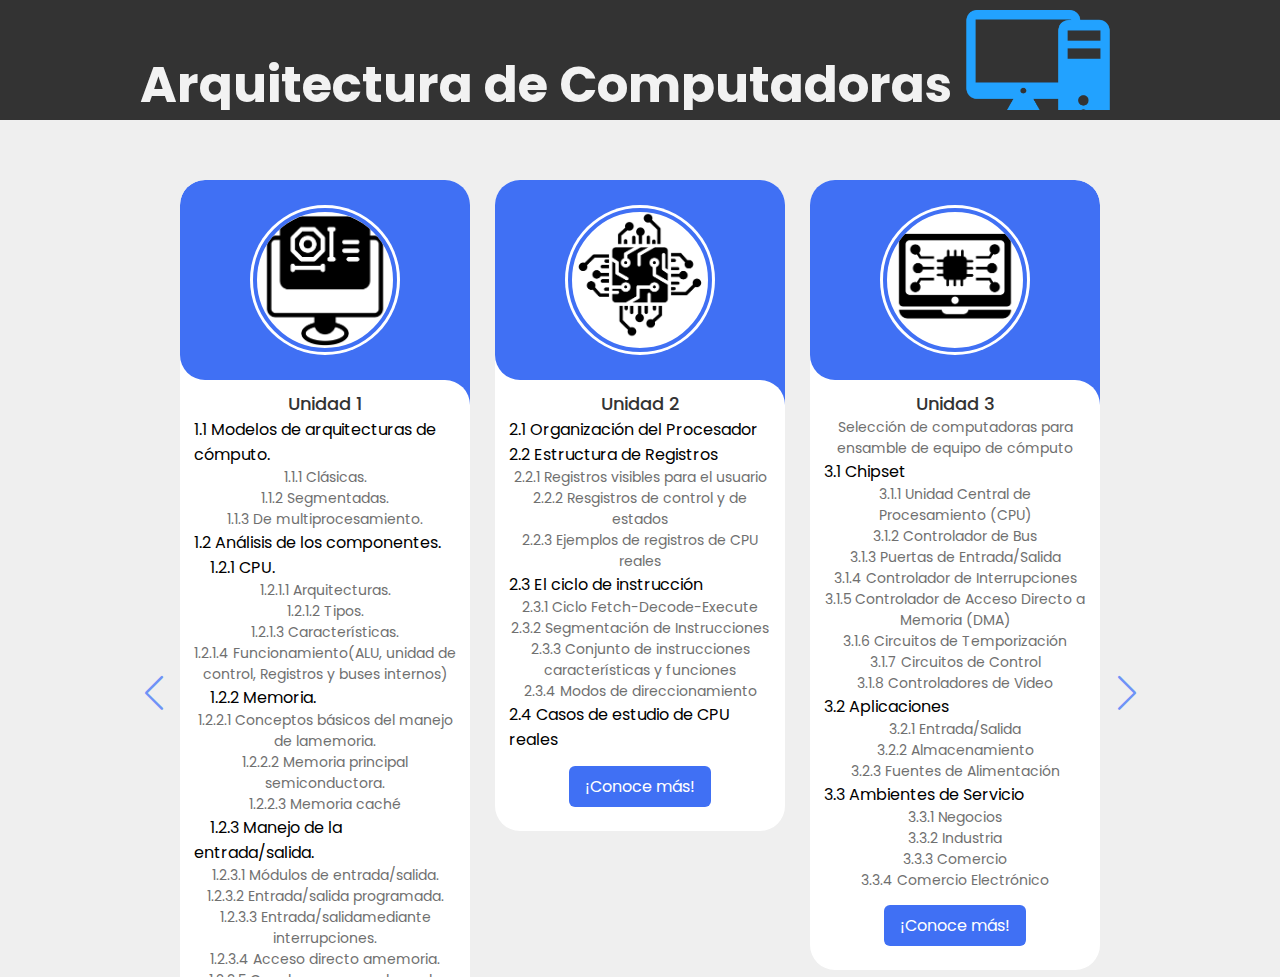
<file: index.html>
<!DOCTYPE html>
<html lang="en">
<head>
    <meta charset="UTF-8">
    <meta http-equiv="X-UA-Compatible" content="IE=edge">
    <meta name="viewport" content="width=device-width, initial-scale=1.0">
    <meta http-equiv="refresh" content="0;url=html/index.html">
    <title>Document</title>
</head>
<body>
    
</body>
</html>
</file>
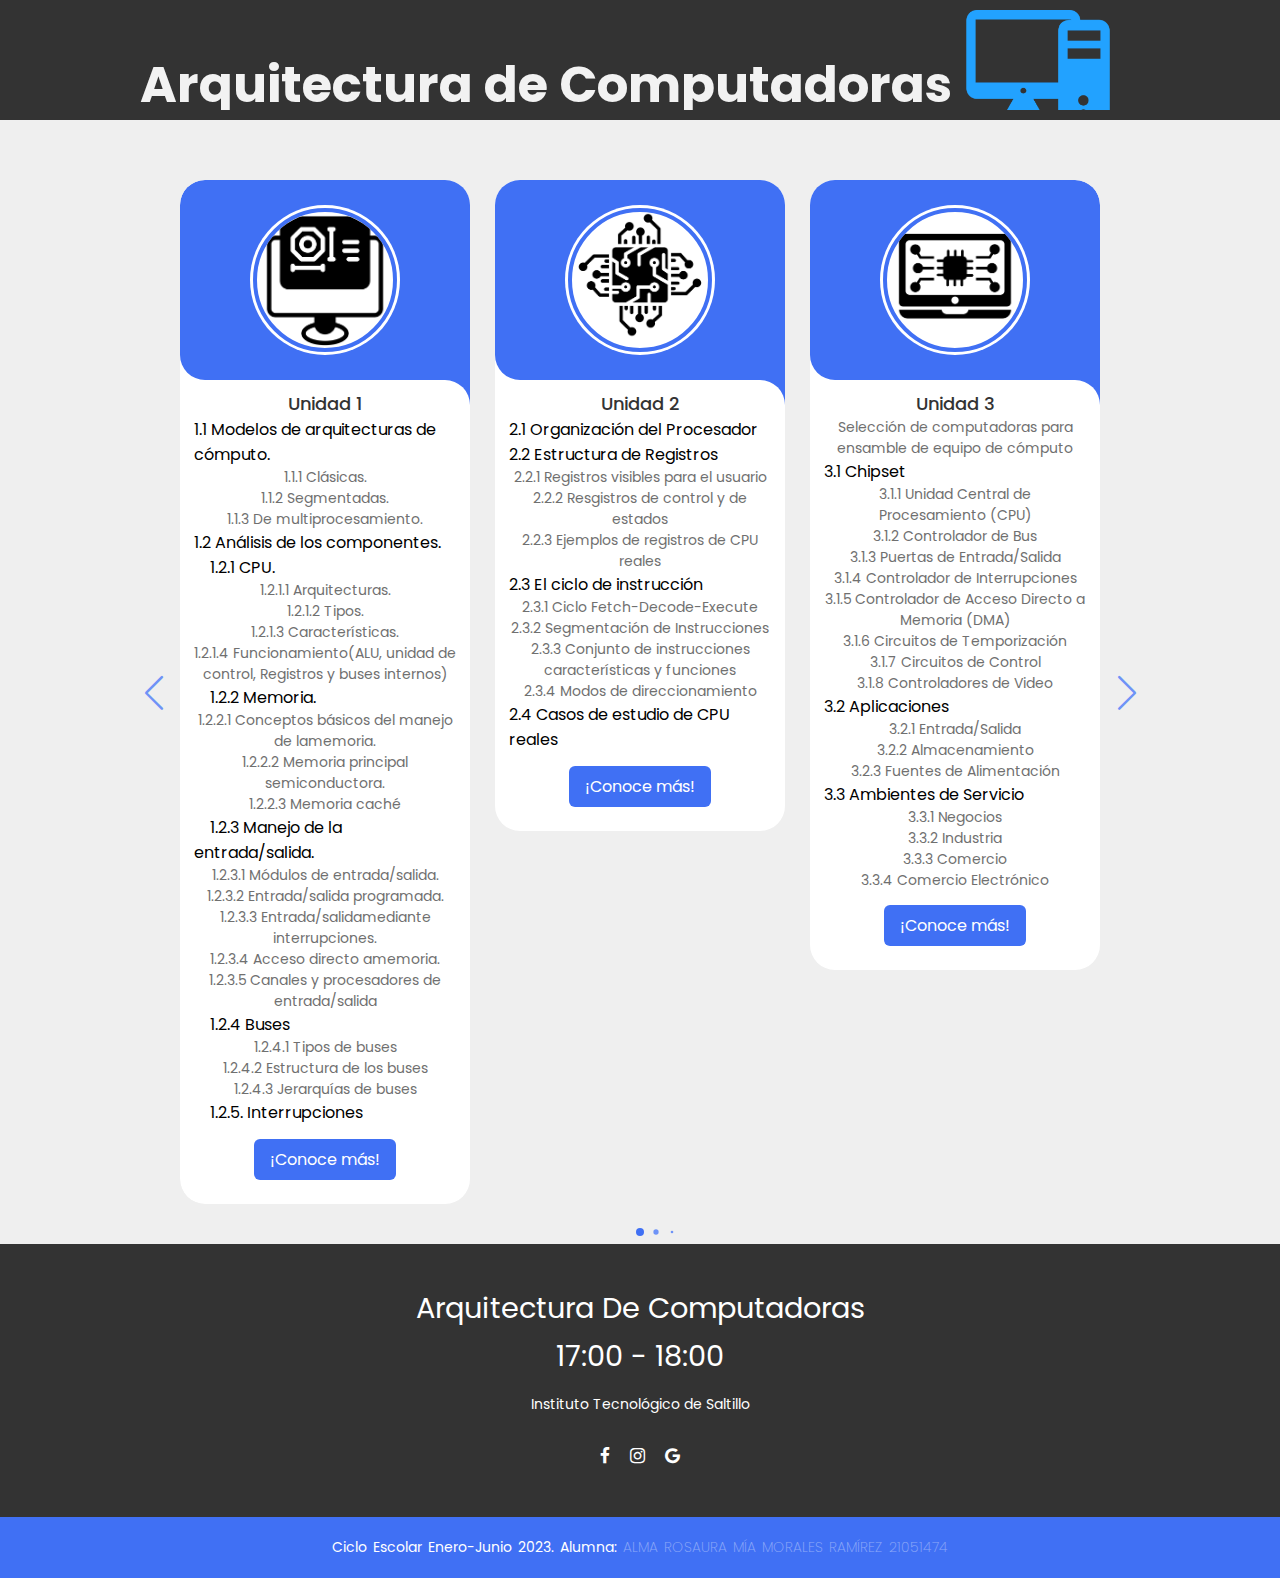
<file: html/index.html>
<!-- HTML introductorio
    Autor: Alma Rosaura Mía Morales Rmz. -->
    <!DOCTYPE html>
        <html lang="en">
        <head>
            <meta charset="UTF-8">
            <meta http-equiv="X-UA-Compatible" content="IE=edge">
            <meta name="viewport" content="width=device-width, initial-scale=1.0">
            <!-- Swiper CSS -->
            <link rel="stylesheet" href="../css/swiper-bundle.min.css">
    
            <!-- CSS -->
            <link rel="stylesheet" href="../css/styles.css">

            <!-- Iconos -->
            <link rel = "stylesheet" href = "https://stackpath.bootstrapcdn.com/font-awesome/4.7.0/css/font-awesome.min.css">
            <link rel = "icon" href = "../media/unidades/logo.png">
            <title> Arquitectura de Computadoras </title>                                 
        </head>
        <body class = "index">
            <div class="contenedor">
                <header class = "header2">
                    <div class = "wrapper">
                        <div class="logo">
                            Arquitectura de Computadoras 
                            <img src = "../media/unidades/logo2.png" style="width: 15%; margin-bottom: -30px;">
                        </div>
                        <!--
                        <nav>
                            <a href = '#'>Inicio</a>
                            <a href = '#'>Información General</a>
                        </nav>
                        -->
                    </div>
                </header>
                <section class = "contenido wrapper">
                    <div class="slide-container swiper">
                        <div class="slide-content">
                            <div class="card-wrapper swiper-wrapper">
                                <div class="card swiper-slide">
                                    <div class="image-content">
                                        <span class="overlay"></span>
            
                                        <div class="card-image">
                                            <img src="../media/unidades/u1.png" alt="" class="card-img">
                                        </div>
                                    </div>
            
                                    <div class="card-content">
                                        <h2 class="name">Unidad 1</h2>
                                        <p class="description">
                                            <dl>
                                            <dt>1.1 Modelos de arquitecturas de cómputo.</dt>
                                                <dd>
                                                    <p class = "description">
                                                        1.1.1 Clásicas. <br> 
                                                        1.1.2 Segmentadas. <br>
                                                        1.1.3 De multiprocesamiento. <br>
                                                    </p>
                                                </dd>
                                            <dt> 1.2 Análisis de los componentes.</dt>
                                            <dt> &nbsp; &nbsp; 1.2.1 CPU.</dt>
                                                <p class="description">
                                                    1.2.1.1 Arquitecturas. <br> 
                                                    1.2.1.2 Tipos. <br>
                                                    1.2.1.3 Características. <br>
                                                    1.2.1.4 Funcionamiento(ALU, unidad de control, Registros y buses internos) <br>
                                                </p>
                                            <dt> &nbsp; &nbsp; 1.2.2 Memoria.</dt>
                                                <p class = "description">
                                                    1.2.2.1 Conceptos básicos del manejo de lamemoria. <br>
                                                    1.2.2.2 Memoria principal semiconductora. <br>
                                                    1.2.2.3 Memoria caché <br>
                                                </p>
                                            <dt> &nbsp; &nbsp; 1.2.3 Manejo de la entrada/salida. </dt>
                                                <p class = "description">
                                                    1.2.3.1 Módulos de entrada/salida. <br>
                                                    1.2.3.2 Entrada/salida programada. <br>
                                                    1.2.3.3 Entrada/salidamediante interrupciones. <br>
                                                    1.2.3.4 Acceso directo amemoria. <br>
                                                    1.2.3.5 Canales y procesadores de entrada/salida <br>
                                                </p>
                                                <dt> &nbsp; &nbsp; 1.2.4 Buses </dt>
                                                <p class = "description">
                                                    1.2.4.1 Tipos de buses <br>
                                                    1.2.4.2 Estructura de los buses <br>
                                                    1.2.4.3 Jerarquías de buses <br>
                                                </p>
                                                <dt> &nbsp; &nbsp; 1.2.5. Interrupciones </dt>
                                            </dl>
                                        </p>
            
                                        <button class="button" type="button" onclick="unidad1Boton()">¡Conoce más!</button>
                                    </div>
                                </div>
                                <div class="card swiper-slide">
                                    <div class="image-content">
                                        <span class="overlay"></span>
            
                                        <div class="card-image">
                                            <img src="../media/unidades/u2.png" alt="" class="card-img">
                                        </div>
                                    </div>
            
                                    <div class="card-content">
                                        <h2 class="name">Unidad 2</h2>
                                        <p class="description">
                                            <dl>
                                                <dt>2.1 Organización del Procesador</dt>
                                                <dt>2.2 Estructura de Registros</dt>
                                                    <dd>
                                                        <p class = "description">
                                                            2.2.1 Registros visibles para el usuario <br>
                                                            2.2.2 Resgistros de control y de estados <br>
                                                            2.2.3 Ejemplos de registros de CPU reales <br>
                                                        </p>
                                                    </dd>
                                                <dt>2.3 El ciclo de instrucción</dt>
                                                    <dd>
                                                        <p class = "description">
                                                            2.3.1 Ciclo Fetch-Decode-Execute <br>
                                                            2.3.2 Segmentación de Instrucciones <br>
                                                            2.3.3 Conjunto de instrucciones características y funciones <br>
                                                            2.3.4 Modos de direccionamiento
                                                        </p>
                                                    </dd>
                                                <dt>2.4 Casos de estudio de CPU reales</dt>
                                            </dl>
                                        </p>
            
                                        <button class="button" type = "button" onclick="unidad2Boton()">¡Conoce más!</button>
                                    </div>
                                </div>
                                <div class="card swiper-slide">
                                    <div class="image-content">
                                        <span class="overlay"></span>
            
                                        <div class="card-image">
                                            <img src="../media/unidades/u3.png" alt="" class="card-img">
                                        </div>
                                    </div>
            
                                    <div class="card-content">
                                        <h2 class="name">
                                            Unidad 3 <br>
                                        </h2>
                                        <p class="description">Selección de computadoras para ensamble de equipo de cómputo <br></p>
                                        <p class ="description">
                                            <dl>
                                                <dt>3.1 Chipset</dt>
                                                <dd>
                                                    <p class = "description">
                                                        3.1.1 Unidad Central de Procesamiento (CPU) <br>
                                                        3.1.2 Controlador de Bus <br>
                                                        3.1.3 Puertas de Entrada/Salida <br>
                                                        3.1.4 Controlador de Interrupciones <br>
                                                        3.1.5 Controlador de Acceso Directo a Memoria (DMA) <br>
                                                        3.1.6 Circuitos de Temporización <br>
                                                        3.1.7 Circuitos de Control <br>
                                                        3.1.8 Controladores de Video <br>
                                                    </p>
                                                </dd>
                                                <dt> 3.2 Aplicaciones</dt>
                                                <dd>
                                                    <p class = "description">
                                                        3.2.1 Entrada/Salida <br>
                                                        3.2.2 Almacenamiento <br>
                                                        3.2.3 Fuentes de Alimentación <br>
                                                    </p>
                                                </dd>
                                                <dt>3.3 Ambientes de Servicio</dt>
                                                <dd>
                                                    <p class = "description">
                                                        3.3.1 Negocios <br>
                                                        3.3.2 Industria <br>
                                                        3.3.3 Comercio <br>
                                                        3.3.4 Comercio Electrónico <br>
                                                    </p>
                                                </dd>
                                            </dl>
                                        </p>
            
                                        <button class="button" type = "button" onclick="unidad3Boton()">¡Conoce más!</button>
                                    </div>
                                </div>
                                <div class="card swiper-slide">
                                    <div class="image-content">
                                        <span class="overlay"></span>
            
                                        <div class="card-image">
                                            <img src="../media/unidades/u4.png" alt="" class="card-img">
                                        </div>
                                    </div>
            
                                    <div class="card-content">
                                        <h2 class="name">Unidad 4</h2>
                                        <p class="description">Procesamiento Paralelo</p>
                                        <p class = "description">
                                            <dl>
                                                <dt>4.1 Aspectos Básicos de la Computación Paralela </dt>
                                                <dt>4.2 Tipos de Computación Paralela </dt>
                                                    <dd>
                                                        <p class = "description">
                                                            4.2.1 Clasificación <br>
                                                            4.2.2 Arquitectura de Computadoras Secuenciales <br>
                                                            4.2.3 Organización de Direcciones de Memoria
                                                        </p>
                                                    </dd>
                                                <dt>4.3 Sistema de Memoria Compartida </dt>
                                                    <dd>
                                                        <p class="description">
                                                            4.3.1 Redes de Interconexión Dinámica (indirecta) <br>
                                                            Medio Compartida <br>
                                                            Conmutadas
                                                        </p>
                                                    </dd>
                                                <dt> 4.4 Sistema de Memoria Distribuida <br>
                                                    Multicomputadores </dt>
                                                    <dd>
                                                        <p class="description">
                                                            4.4.1 Redes de interconexión estáticas
                                                        </p>
                                                    </dd>
                                                <dt>4.5 Casos para estudio</dt>
                                            </dl>
                                        </p>
            
                                        <button class="button"type = "button" onclick="unidad4Boton()">¡Conoce más!</button>
                                    </div>
                                </div>
                                <div class="card swiper-slide">
                                    <div class="image-content">
                                        <span class="overlay"></span>
            
                                        <div class="card-image">
                                            <img src="../media/unidades/practices.png" alt="" class="card-img">
                                        </div>
                                    </div>
            
                                    <div class="card-content">
                                        <h2 class="name">Prácticas</h2>
                                        <p class="description">
                                            Prática 1 <br>
                                            Práctica 2 <br>
                                            Práctica 3 <br>
                                            Práctica 4 <br>
                                        </p>
            
                                        <button class="button"type = "button" onclick="practicas()">¡Prácticas!</button>
                                    </div>
                                </div>
                                
                                <div class="card swiper-slide">
                                    <div class="image-content">
                                        <span class="overlay"></span>
            
                                        <div class="card-image">
                                            <img src="../media/unidades/yo.png" alt="" class="card-img">
                                        </div>
                                    </div>
            
                                    <div class="card-content">
                                        <h2 class="name">Página creada por:</h2>
                                        <p class="description">Alma Rosaura Mía Morales Ramírez <br> 21051474</p>
            
                                    </div>
                                </div>
                            </div>
                        </div>
            
                        <div class="swiper-button-next swiper-navBtn"></div>
                        <div class="swiper-button-prev swiper-navBtn"></div>
                        <div class="swiper-pagination"></div>
                    </div>
                </section>
                <footer>
                    <div class="footer-content">
                        <h3>Arquitectura de Computadoras <br> 17:00 - 18:00</h3>
                        <p>Instituto Tecnológico de Saltillo</p>
                        <ul class="socials">
                            <li><a href="https://www.facebook.com/TecNMcampusSaltillo"><i class="fa fa-facebook"></i></a></li>
                            <li><a href="https://www.instagram.com/tecnmitsaltillo/"><i class="fa fa-instagram"></i></a></li>
                            <li><a href="https://saltillo.tecnm.mx/"><i class="fa fa-google"></i></a></li>
                        </ul>
                    </div>
                    <div class="footer-bottom">
                        <p>Ciclo Escolar Enero-Junio 2023. Alumna: <span>Alma Rosaura Mía Morales Ramírez 21051474</span></p>
                    </div>
                </footer>
            </div>
    
        </body>
    
        <!-- Swiper JS -->
        <script src="../js/swiper-bundle.min.js"></script>
    
        <!-- JavaScript -->
        <script src="../js/script.js"></script>
    </html>
</file>
<file: css/styles.css>
/* Google Fonts - Poppins */
@import url('https://fonts.googleapis.com/css2?family=Poppins:wght@300;400;500;600&display=swap');
*{
  margin: 0;
  padding: 0;
  box-sizing: border-box;
  font-family: 'Poppins', sans-serif;
}
div.contenedor{
  display: flex;
  flex-direction: column;
  width: 100%;
  margin: 0;
  padding: 0;
}
body.index{
  min-height: 100vh;
  display: flex;
  align-items: center;
  justify-content: center;
  background-color: #EFEFEF;
}
header{
  margin: 0;
  padding: 10px;
  display: flex;
  width: 100%;
  overflow: hidden;
  background: #333;
  margin-bottom: 20px;
}
.wrapper{
  width: 90%;
  max-width: 1000px;
  margin: auto;
  overflow: hidden;
}
header .logo{
  color: #f2f2f2;
  font-size: 50px;
  line-height: 50px;
  float:left;
  font-family: 'Poppins', sans-serif;
  font-weight:bold;
}
header nav{
  float:right;
  line-height: 100px;
}

header nav a{
  display: inline-block;
  color: #ffffff;
  text-decoration: none;
  padding:10px 20px;
  line-height: normal;
  font-size: 20px;
  font-weight:bold;
  -webkit-transition: all 500ms ease;
  -o-transition: all 500ms ease;
  transition: all 500ms ease;
}

header nav a:hover{
  background: #265DF2;
  border-radius: 50px;
}



.slide-container{
  max-width: 1120px;
  width: 100%;
  padding: 40px 0;
}
.slide-content{
  margin: 0 40px;
  overflow: hidden;
  border-radius: 25px;
}
.card{
  border-radius: 25px;
  background-color: #FFF;
}
.image-content,
.card-content{
  display: flex;
  flex-direction: column;
  align-items: center;
  padding: 10px 14px;
}
.image-content{
  position: relative;
  row-gap: 5px;
  padding: 25px 0;
}
.overlay{
  position: absolute;
  left: 0;
  top: 0;
  height: 100%;
  width: 100%;
  background-color: #4070F4;
  border-radius: 25px 25px 0 25px;
}
.overlay::before,
.overlay::after{
  content: '';
  position: absolute;
  right: 0;
  bottom: -40px;
  height: 40px;
  width: 40px;
  background-color: #4070F4;
}
.overlay::after{
  border-radius: 0 25px 0 0;
  background-color: #FFF;
}
.card-image{
  position: relative;
  height: 150px;
  width: 150px;
  border-radius: 50%;
  background: #FFF;
  padding: 3px;
}
.card-image .card-img{
  height: 100%;
  width: 100%;
  object-fit: cover;
  border-radius: 50%;
  border: 4px solid #4070F4;
}
.name{
  font-size: 18px;
  font-weight: 500;
  color: #333;
}
.description{
  font-size: 14px;
  color: #707070;
  text-align: center;
}
.button{
  border: none;
  font-size: 16px;
  color: #FFF;
  padding: 8px 16px;
  background-color: #4070F4;
  border-radius: 6px;
  margin: 14px;
  cursor: pointer;
  transition: all 0.3s ease;
}
.button:hover{
  background: #265DF2;
}

.swiper-navBtn{
  color: #6E93f7;
  transition: color 0.3s ease;
}
.swiper-navBtn:hover{
  color: #4070F4;
}
.swiper-navBtn::before,
.swiper-navBtn::after{
  font-size: 35px;
}
.swiper-button-next{
  right: 0;
}
.swiper-button-prev{
  left: 0;
}
.swiper-pagination-bullet{
  background-color: #6E93f7;
  opacity: 1;
}
.swiper-pagination-bullet-active{
  background-color: #4070F4;
}

@media screen and (max-width: 768px) {
  .slide-content{
    margin: 0 10px;
  }
  .swiper-navBtn{
    display: none;
  }
}

/* footer */
footer{
    position: relative;
    bottom: 0;
    left: 0;
    right: 0;
    background: #333;
    height: auto;
    width: 100vw;
    font-family: "Open Sans";
    padding-top: 40px;
    color: #fff;
}

.footer-content{
  display: flex;
  align-items: center;
  justify-content: center;
  flex-direction: column;
  text-align: center;
}
.footer-content h3{
  font-size: 1.8rem;
  font-weight: 400;
  text-transform: capitalize;
  line-height: 3rem;
}
.footer-content p{
  max-width: 500px;
  margin: 10px auto;
  line-height: 28px;
  font-size: 14px;
}
.socials{
  list-style: none;
  display: flex;
  align-items: center;
  justify-content: center;
  margin: 1rem 0 3rem 0;
}
.socials li{
  margin: 0 10px;
}
.socials a{
  text-decoration: none;
  color: #fff;
}
.socials a i{
  font-size: 1.1rem;
  transition: color .4s ease;

}
.socials a:hover i{
  color: #265DF2;
}

.footer-bottom{
  background: #4070F4;
  width: 100vw;
  padding: 20px 0;
  text-align: center;
}
.footer-bottom p{
  font-size: 14px;
  word-spacing: 2px;
  text-transform: capitalize;
}
.footer-bottom span{
  text-transform: uppercase;
  opacity: .4;
  font-weight: 200;
}
</file>
